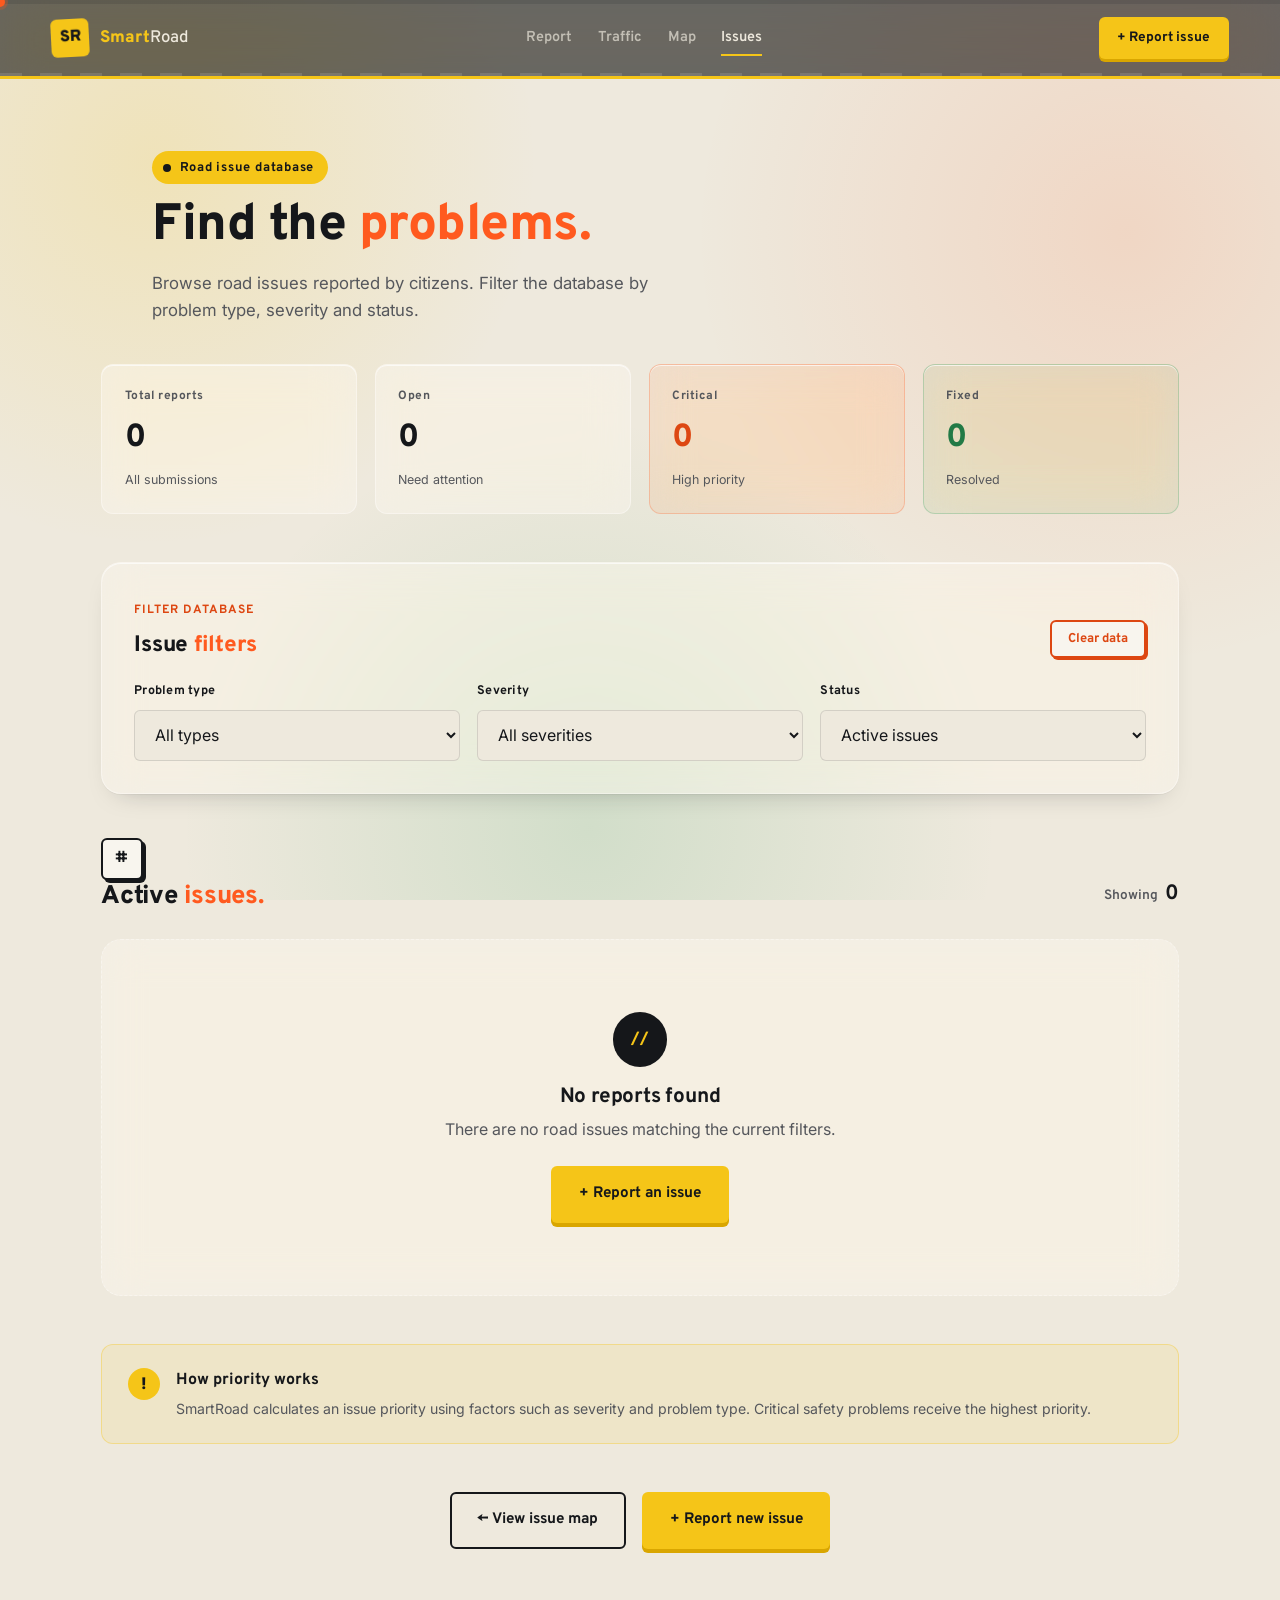
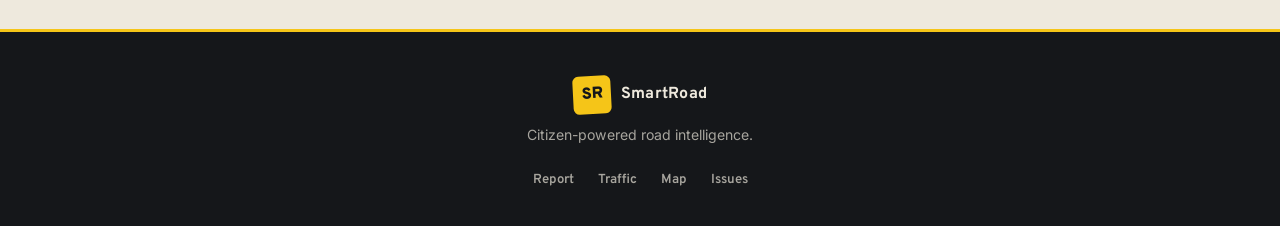
<file: frontend/issues.html>
<!DOCTYPE html>
<html lang="en">
<head>
    <meta charset="UTF-8">
<!-- Makes the dashboard responsive on smaller screens -->
<meta name="viewport" content="width=device-width, initial-scale=1.0">
<!-- Browser tab title -->
<title>SmartRoad — Road Issues</title>
<!-- Overpass + Inter -->
<link rel="preconnect" href="https://fonts.googleapis.com">
<link rel="preconnect" href="https://fonts.gstatic.com" crossorigin>
<!--
    Main SmartRoad stylesheet.
    Design language: asphalt, lane paint, mile markers and signage.
-->
<link rel="stylesheet" href="style.css">
</head>
<body>
<a href="#main-content" class="skip-link">Skip to content</a>
<!-- =========================================================
     NAVIGATION BAR
     ========================================================= -->
<header class="navbar" id="navbar">
    <!-- SmartRoad brand -->
    <a href="index.html" class="brand">
        <span class="brand-mark">
            SR
        </span>
        <span class="brand-text">
            <strong>Smart</strong>Road
        </span>
    </a>
    <!-- Main navigation -->
    <nav class="nav-links" id="nav-links">
        <a href="index.html#report">
            Report
        </a>
        <a href="index.html#traffic">
            Traffic
        </a>
        <a href="index.html#map-section">
            Map
        </a>
        <!-- Current page -->
        <a href="issues.html" class="active">
            Issues
        </a>
    </nav>
    <!-- Report button -->
    <a href="report.html" class="nav-button">
        + Report issue
    </a>
    <!-- Mobile menu toggle -->
    <button
        type="button"
        class="nav-toggle"
        id="nav-toggle"
        aria-label="Open menu"
        aria-expanded="false"
        aria-controls="nav-links"
    >
        <span></span>
    </button>
</header>
<!-- =========================================================
     MAIN ISSUES DASHBOARD
     ========================================================= -->
<main class="issues-page" id="main-content">
    <!-- =====================================================
         PAGE HEADER
         ===================================================== -->
    <section class="page-header">
        <div class="eyebrow">
            <span class="eyebrow-dot"></span>
            Road issue database
        </div>
        <h1>
            Find the
            <span>problems.</span>
        </h1>
        <p>
            Browse road issues reported by citizens.
            Filter the database by problem type, severity and status.
        </p>
    </section>
    <!-- =====================================================
         STATISTICS
         ===================================================== -->
    <section class="issue-stats">
        <!-- Total reports -->
        <div class="issue-stat-card">
            <span class="issue-stat-label">
                Total reports
            </span>
            <strong id="total-reports">
                0
            </strong>
            <span class="issue-stat-description">
                All submissions
            </span>
        </div>
        <!-- Open reports -->
        <div class="issue-stat-card">
            <span class="issue-stat-label">
                Open
            </span>
            <strong id="open-reports">
                0
            </strong>
            <span class="issue-stat-description">
                Need attention
            </span>
        </div>
        <!-- Critical reports -->
        <div class="issue-stat-card warning">
            <span class="issue-stat-label">
                Critical
            </span>
            <strong id="critical-reports">
                0
            </strong>
            <span class="issue-stat-description">
                High priority
            </span>
        </div>
        <!-- Fixed reports -->
        <div class="issue-stat-card success">
            <span class="issue-stat-label">
                Fixed
            </span>
            <strong id="fixed-reports">
                0
            </strong>
            <span class="issue-stat-description">
                Resolved
            </span>
        </div>
    </section>
    <!-- =====================================================
         FILTERS
         ===================================================== -->
    <section class="filters-panel">
        <div class="filters-heading">
            <div>
                <span class="panel-tag">
                    Filter database
                </span>
                <h2>
                    Issue
                    <span>filters</span>
                </h2>
            </div>
            <div class="filter-actions">
                <button
                    type="button"
                    id="clear-reports"
                    class="button button-small button-danger"
                >
                    Clear data
                </button>
            </div>
        </div>
        <!-- Filter controls -->
        <div class="filter-grid">
            <!-- Problem type filter -->
            <div class="filter-group">
                <label for="filter-type">
                    Problem type
                </label>
                <select id="filter-type">
                    <option value="all">
                        All types
                    </option>
                    <option value="Pothole">
                        Pothole
                    </option>
                    <option value="Broken Streetlight">
                        Broken streetlight
                    </option>
                    <option value="Traffic Signal">
                        Traffic signal
                    </option>
                    <option value="Road Damage">
                        Road damage
                    </option>
                    <option value="Flooding">
                        Flooding / waterlogging
                    </option>
                    <option value="Debris">
                        Road debris
                    </option>
                    <option value="Other">
                        Other
                    </option>
                </select>
            </div>
            <!-- Severity filter -->
            <div class="filter-group">
                <label for="filter-severity">
                    Severity
                </label>
                <select id="filter-severity">
                    <option value="all">
                        All severities
                    </option>
                    <option value="Critical">
                        Critical
                    </option>
                    <option value="High">
                        High
                    </option>
                    <option value="Medium">
                        Medium
                    </option>
                    <option value="Low">
                        Low
                    </option>
                </select>
            </div>
            <!-- Status filter -->
            <div class="filter-group">
                <label for="filter-status">
                    Status
                </label>
                <select id="filter-status">
                    <option value="all">
                        Active issues
                    </option>
                    <option value="Open">
                        Open
                    </option>
                    <option value="In Progress">
                        In progress
                    </option>
                    <option value="Fixed">
                        Fixed
                    </option>
                </select>
            </div>
        </div>
    </section>
    <!-- =====================================================
         ISSUE LIST
         ===================================================== -->
    <section class="issues-section">
        <div class="issues-heading">
            <div>
                <span class="section-number">
                    ⌗
                </span>
                <h2>
                    Active
                    <span>issues.</span>
                </h2>
            </div>
            <!-- Number of currently visible reports -->
            <div class="results-count">
                <span>
                    Showing
                </span>
                <strong id="results-count">
                    0
                </strong>
            </div>
        </div>
        <!--
            script.js dynamically creates the individual
            issue cards inside this container.
            Each card can contain:
            - problem type
            - severity
            - location
            - description
            - priority
            - status
            - timestamp
            - optional image
        -->
        <div
            id="reports-container"
            class="reports-grid"
        ></div>
        <!--
            This message is shown when there are no reports
            matching the selected filters.
        -->
        <div
            id="no-reports"
            class="no-reports"
        >
            <div class="no-reports-icon">
                //
            </div>
            <h3>
                No reports found
            </h3>
            <p>
                There are no road issues matching the
                current filters.
            </p>
            <a
                href="report.html"
                class="button button-primary"
            >
                + Report an issue
            </a>
        </div>
    </section>
    <!-- =====================================================
         INFORMATION BANNER
         ===================================================== -->
    <section class="issues-info-banner">
        <div class="info-banner-icon">
            !
        </div>
        <div>
            <strong>
                How priority works
            </strong>
            <p>
                SmartRoad calculates an issue priority using
                factors such as severity and problem type.
                Critical safety problems receive the highest priority.
            </p>
        </div>
    </section>
    <!-- =====================================================
         BOTTOM ACTIONS
         ===================================================== -->
    <section class="issues-bottom-actions">
        <a
            href="index.html#map-section"
            class="button button-secondary"
        >
            ← View issue map
        </a>
        <a
            href="report.html"
            class="button button-primary"
        >
            + Report new issue
        </a>
    </section>
</main>
<!-- =========================================================
     FOOTER
     ========================================================= -->
<footer class="footer">
    <div class="footer-brand">
        <span class="brand-mark">
            SR
        </span>
        <strong>
            SmartRoad
        </strong>
    </div>
    <p>
        Citizen-powered road intelligence.
    </p>
    <div class="footer-links">
        <a href="index.html#report">
            Report
        </a>
        <a href="index.html#traffic">
            Traffic
        </a>
        <a href="index.html#map-section">
            Map
        </a>
        <a href="issues.html">
            Issues
        </a>
    </div>
</footer>
<!--
    Shared JavaScript.
    script.js handles:
    - loading reports
    - filtering reports
    - calculating statistics
    - generating issue cards
    - clearing localStorage
    - mobile navigation
    - toast notifications
-->
<script src="script.js"></script>
</body>
</html>
</file>
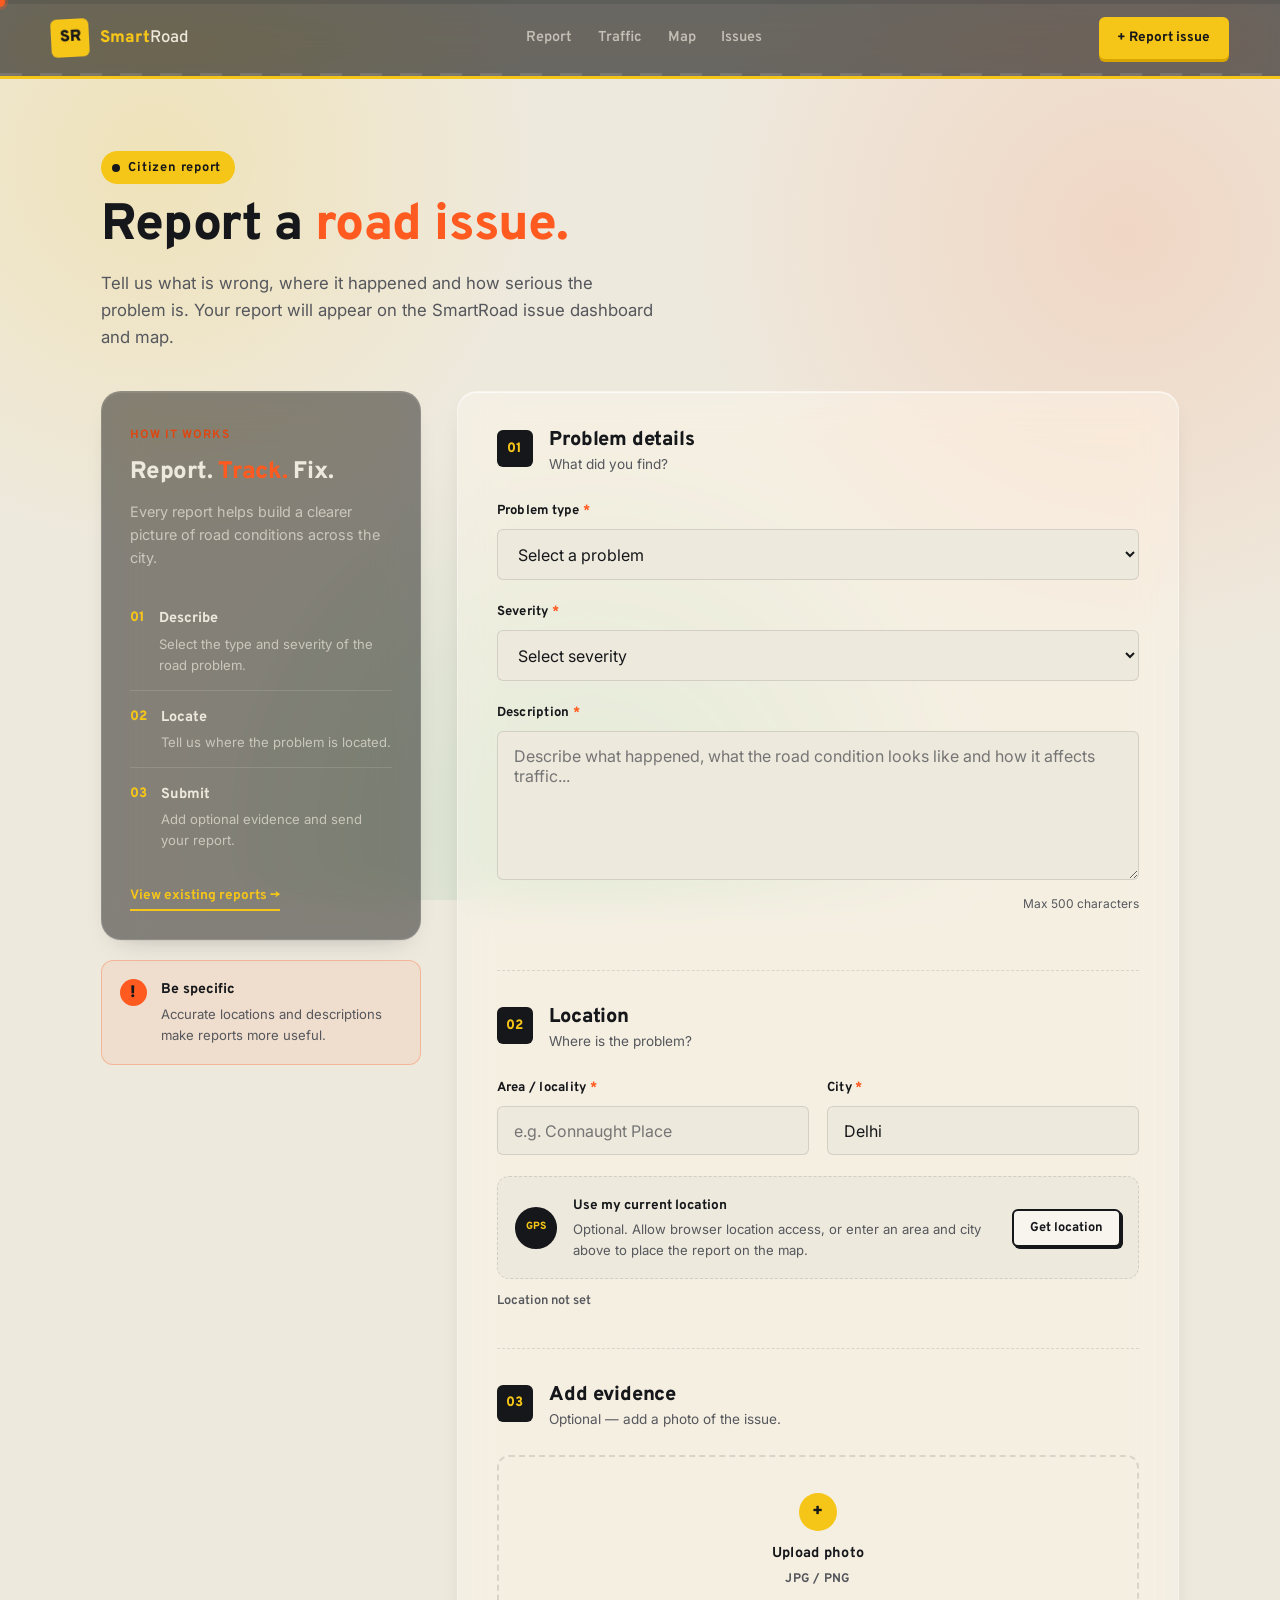
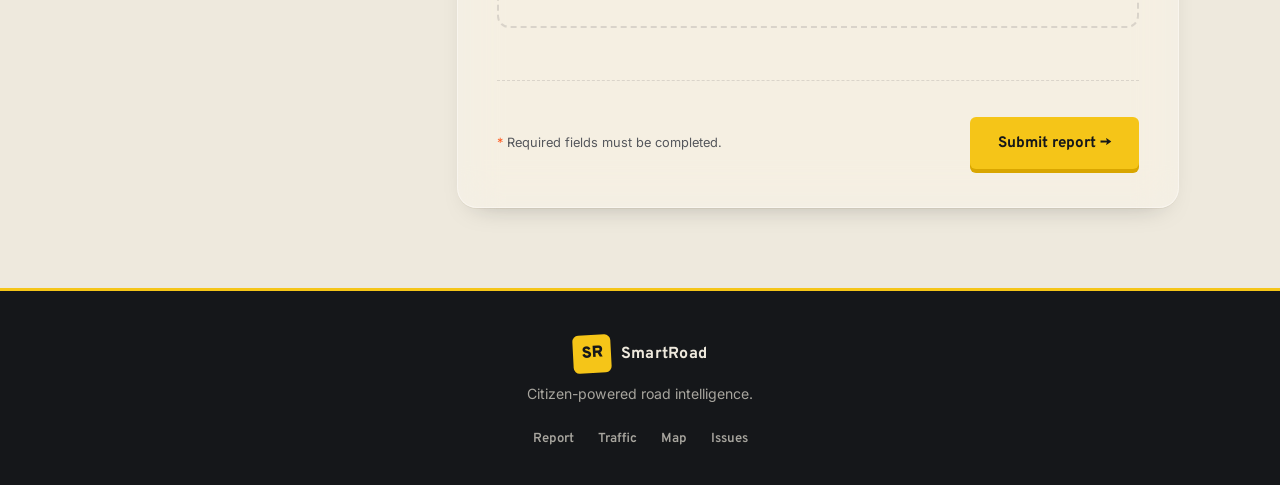
<file: frontend/report.html>
<!DOCTYPE html>
<html lang="en">
<head>
    <meta charset="UTF-8">
    <!-- Makes the page responsive on mobile devices -->
    <meta name="viewport" content="width=device-width, initial-scale=1.0">
    <!-- Browser tab title -->
    <title>SmartRoad — Report an Issue</title>
    <!-- Overpass + Inter -->
    <link rel="preconnect" href="https://fonts.googleapis.com">
    <link rel="preconnect" href="https://fonts.gstatic.com" crossorigin>
    <!--
        Main SmartRoad stylesheet.
        Design language: asphalt, lane paint, mile markers and signage.
    -->
    <link rel="stylesheet" href="style.css">
</head>
<body>
<a href="#main-content" class="skip-link">Skip to content</a>
<!-- =========================================================
     NAVIGATION BAR
     ========================================================= -->
<header class="navbar" id="navbar">
    <!-- SmartRoad logo -->
    <a href="index.html" class="brand">
        <span class="brand-mark">
            SR
        </span>
        <span class="brand-text">
            <strong>Smart</strong>Road
        </span>
    </a>
    <!-- Main navigation -->
    <nav class="nav-links" id="nav-links">
        <a href="index.html#report">
            Report
        </a>
        <a href="index.html#traffic">
            Traffic
        </a>
        <a href="index.html#map-section">
            Map
        </a>
        <a href="issues.html">
            Issues
        </a>
    </nav>
    <!-- Current-page indicator -->
    <a href="report.html" class="nav-button active">
        + Report issue
    </a>
    <!-- Mobile menu toggle -->
    <button
        type="button"
        class="nav-toggle"
        id="nav-toggle"
        aria-label="Open menu"
        aria-expanded="false"
        aria-controls="nav-links"
    >
        <span></span>
    </button>
</header>
<!-- =========================================================
     MAIN REPORT PAGE
     ========================================================= -->
<main class="report-page" id="main-content">
    <!-- =====================================================
         PAGE HEADER
         ===================================================== -->
    <section class="page-header">
        <div class="eyebrow">
            <span class="eyebrow-dot"></span>
            Citizen report
        </div>
        <h1>
            Report a
            <span>road issue.</span>
        </h1>
        <p>
            Tell us what is wrong, where it happened and how serious
            the problem is. Your report will appear on the SmartRoad
            issue dashboard and map.
        </p>
    </section>
    <!-- =====================================================
         REPORT FORM LAYOUT
         ===================================================== -->
    <section class="report-form-layout">
        <!-- =================================================
             LEFT INFORMATION PANEL
             ================================================= -->
        <aside class="form-sidebar">
            <div class="sidebar-card">
                <span class="panel-tag">
                    How it works
                </span>
                <h2>
                    Report.
                    <span>Track.</span>
                    Fix.
                </h2>
                <p>
                    Every report helps build a clearer picture
                    of road conditions across the city.
                </p>
                <!-- Step 1 -->
                <div class="sidebar-step">
                    <span>
                        01
                    </span>
                    <div>
                        <strong>
                            Describe
                        </strong>
                        <p>
                            Select the type and severity of
                            the road problem.
                        </p>
                    </div>
                </div>
                <!-- Step 2 -->
                <div class="sidebar-step">
                    <span>
                        02
                    </span>
                    <div>
                        <strong>
                            Locate
                        </strong>
                        <p>
                            Tell us where the problem
                            is located.
                        </p>
                    </div>
                </div>
                <!-- Step 3 -->
                <div class="sidebar-step">
                    <span>
                        03
                    </span>
                    <div>
                        <strong>
                            Submit
                        </strong>
                        <p>
                            Add optional evidence and
                            send your report.
                        </p>
                    </div>
                </div>
                <!-- Link to existing reports -->
                <a href="issues.html" class="sidebar-link">
                    View existing reports →
                </a>
            </div>
            <!-- Important note -->
            <div class="sidebar-alert">
                <span>
                    !
                </span>
                <div>
                    <strong>
                        Be specific
                    </strong>
                    <p>
                        Accurate locations and descriptions
                        make reports more useful.
                    </p>
                </div>
            </div>
        </aside>
        <!-- =================================================
             REPORT FORM
             ================================================= -->
        <div class="form-panel">
            <!--
                The form is handled by script.js.
                JavaScript:
                - validates the form
                - stores the report in localStorage
                - calculates priority
                - adds the report to the map
                - clears the form after submission
            -->
            <form id="report-form">
                <!-- =========================================
                     SECTION A — PROBLEM DETAILS
                     ========================================= -->
                <div class="form-section">
                    <div class="form-section-heading">
                        <span>
                            01
                        </span>
                        <div>
                            <h2>
                                Problem details
                            </h2>
                            <p>
                                What did you find?
                            </p>
                        </div>
                    </div>
                    <!-- Problem type -->
                    <div class="form-group">
                        <label for="problem-type">
                            Problem type
                            <span>*</span>
                        </label>
                        <select
                            id="problem-type"
                            name="problemType"
                            required
                        >
                            <option value="">
                                Select a problem
                            </option>
                            <option value="Pothole">
                                Pothole
                            </option>
                            <option value="Broken Streetlight">
                                Broken streetlight
                            </option>
                            <option value="Traffic Signal">
                                Traffic signal
                            </option>
                            <option value="Road Damage">
                                Road damage
                            </option>
                            <option value="Flooding">
                                Flooding / waterlogging
                            </option>
                            <option value="Debris">
                                Road debris
                            </option>
                            <option value="Other">
                                Other
                            </option>
                        </select>
                    </div>
                    <!-- Severity -->
                    <div class="form-group">
                        <label for="severity">
                            Severity
                            <span>*</span>
                        </label>
                        <select
                            id="severity"
                            name="severity"
                            required
                        >
                            <option value="">
                                Select severity
                            </option>
                            <option value="Low">
                                Low — minor issue
                            </option>
                            <option value="Medium">
                                Medium — needs attention
                            </option>
                            <option value="High">
                                High — safety concern
                            </option>
                            <option value="Critical">
                                Critical — immediate danger
                            </option>
                        </select>
                    </div>
                    <!-- Description -->
                    <div class="form-group">
                        <label for="description">
                            Description
                            <span>*</span>
                        </label>
                        <textarea
                            id="description"
                            name="description"
                            rows="6"
                            maxlength="500"
                            placeholder="Describe what happened, what the road condition looks like and how it affects traffic..."
                            required
                        ></textarea>
                        <div class="input-hint">
                            Max 500 characters
                        </div>
                    </div>
                </div>
                <!-- =========================================
                     SECTION B — LOCATION
                     ========================================= -->
                <div class="form-section">
                    <div class="form-section-heading">
                        <span>
                            02
                        </span>
                        <div>
                            <h2>
                                Location
                            </h2>
                            <p>
                                Where is the problem?
                            </p>
                        </div>
                    </div>
                    <!-- Area -->
                    <div class="form-row">
                        <div class="form-group">
                            <label for="area">
                                Area / locality
                                <span>*</span>
                            </label>
                            <input
                                type="text"
                                id="area"
                                name="area"
                                placeholder="e.g. Connaught Place"
                                required
                            >
                        </div>
                        <!-- City -->
                        <div class="form-group">
                            <label for="city">
                                City
                                <span>*</span>
                            </label>
                            <input
                                type="text"
                                id="city"
                                name="city"
                                value="Delhi"
                                placeholder="e.g. Delhi"
                                required
                            >
                        </div>
                    </div>
                    <!-- Geolocation -->
                    <div class="location-box">
                        <div class="location-icon">
                            GPS
                        </div>
                        <div class="location-text">
                            <strong>
                                Use my current location
                            </strong>
                            <p>
                                Optional. Allow browser location access,
                                or enter an area and city above to place
                                the report on the map.
                            </p>
                        </div>
                        <button
                            type="button"
                            id="get-location"
                            class="button button-small"
                        >
                            Get location
                        </button>
                    </div>
                    <!-- Coordinates are filled by JavaScript -->
                    <div
                        id="location-status"
                        class="location-status"
                    >
                        Location not set
                    </div>
                    <!--
                        Hidden coordinate fields.
                        script.js fills these values when the user
                        successfully uses browser geolocation.
                    -->
                    <input
                        type="hidden"
                        id="latitude"
                        name="latitude"
                    >
                    <input
                        type="hidden"
                        id="longitude"
                        name="longitude"
                    >
                </div>
                <!-- =========================================
                     SECTION C — PHOTO
                     ========================================= -->
                <div class="form-section">
                    <div class="form-section-heading">
                        <span>
                            03
                        </span>
                        <div>
                            <h2>
                                Add evidence
                            </h2>
                            <p>
                                Optional — add a photo of the issue.
                            </p>
                        </div>
                    </div>
                    <!-- Image upload -->
                    <div class="upload-area">
                        <label
                            for="image"
                            class="upload-label"
                        >
                            <span class="upload-icon">
                                +
                            </span>
                            <strong>
                                Upload photo
                            </strong>
                            <small>
                                JPG / PNG
                            </small>
                        </label>
                        <input
                            type="file"
                            id="image"
                            name="image"
                            accept="image/*"
                        >
                    </div>
                    <!--
                        script.js uses this container to display
                        a preview of the selected image.
                    -->
                    <div
                        id="image-preview"
                        class="image-preview"
                    ></div>
                </div>
                <!-- =========================================
                     SUBMIT AREA
                     ========================================= -->
                <div class="form-submit">
                    <div class="submit-note">
                        <span>
                            *
                        </span>
                        Required fields must be completed.
                    </div>
                    <button
                        type="submit"
                        class="button button-primary submit-button"
                    >
                        Submit report →
                    </button>
                </div>
                <!--
                    JavaScript can use this element to show
                    success or error messages after submission.
                -->
                <div
                    id="form-message"
                    class="form-message"
                    aria-live="polite"
                ></div>
            </form>
        </div>
    </section>
</main>
<!-- =========================================================
     FOOTER
     ========================================================= -->
<footer class="footer">
    <div class="footer-brand">
        <span class="brand-mark">
            SR
        </span>
        <strong>
            SmartRoad
        </strong>
    </div>
    <p>
        Citizen-powered road intelligence.
    </p>
    <div class="footer-links">
        <a href="index.html#report">
            Report
        </a>
        <a href="index.html#traffic">
            Traffic
        </a>
        <a href="index.html#map-section">
            Map
        </a>
        <a href="issues.html">
            Issues
        </a>
    </div>
</footer>
<!--
    Shared SmartRoad JavaScript.
    This file handles the report form, image preview,
    browser geolocation and localStorage.
-->
<script src="script.js"></script>
</body>
</html>
</file>
<file: frontend/style.css>
/* ================================================================
   SMARTROAD — STYLESHEET
   Design concept: the visual language of the road itself —
   asphalt surfaces, painted lane lines, mile markers and
   highway signage — applied to a civic reporting product.
   ================================================================ */

@import url('https://fonts.googleapis.com/css2?family=Overpass:wght@400;500;600;700;800;900&family=Inter:wght@400;500;600;700&display=swap');

/* ----------------------------------------------------------------
   1. TOKENS
   ---------------------------------------------------------------- */
:root{
  /* asphalt (dark) */
  --ink:        #15171a;
  --ink-2:      #1f2226;
  --ink-3:      #2b2e33;
  --ink-line:   rgba(238,233,221,0.14);
  --paper-soft: rgba(238,233,221,0.68);

  /* concrete / paper (light) */
  --paper:      #eee9dd;
  --paper-2:    #f8f5ee;
  --paper-line: rgba(21,23,26,0.12);
  --ink-soft:   #55575c;

  /* road paint + signage colors */
  --yellow:       #f5c518;
  --yellow-deep:  #d9a600;
  --orange:       #ff5a1f;
  --orange-deep:  #dd4712;
  --green:        #2f9e5b;
  --green-deep:   #227a46;
  --gold:         #c9922a;

  --radius-s: 6px;
  --radius-m: 12px;
  --radius-l: 20px;

  --shadow-card: 0 1px 0 rgba(21,23,26,0.04), 0 12px 28px -18px rgba(21,23,26,0.35);
  --shadow-pop:  0 20px 45px -20px rgba(21,23,26,0.45);

  --font-display: "Overpass", sans-serif;
  --font-body: "Inter", sans-serif;

  --container: 1180px;

  /* liquid glass */
  --glass-light:      rgba(248,245,238,0.55);
  --glass-light-hi:   rgba(255,255,255,0.65);
  --glass-dark:       rgba(31,34,38,0.52);
  --glass-dark-hi:    rgba(255,255,255,0.09);
  --glass-border:     rgba(255,255,255,0.35);
  --glass-border-dark:rgba(255,255,255,0.10);
  --glass-blur: blur(20px) saturate(180%);
}

/* ----------------------------------------------------------------
   2. RESET + BASE
   ---------------------------------------------------------------- */
*, *::before, *::after{ box-sizing: border-box; }
html{ scroll-behavior: smooth; }
@media (prefers-reduced-motion: reduce){
  html{ scroll-behavior: auto; }
  *, *::before, *::after{
    animation-duration: 0.01ms !important;
    animation-iteration-count: 1 !important;
    transition-duration: 0.01ms !important;
    scroll-behavior: auto !important;
  }
}

body{
  margin: 0;
  background:
    radial-gradient(640px circle at 12% 18%, rgba(245,197,24,0.18), transparent 60%),
    radial-gradient(720px circle at 88% 26%, rgba(255,90,31,0.13), transparent 60%),
    radial-gradient(680px circle at 46% 92%, rgba(47,158,91,0.15), transparent 60%),
    var(--paper);
  background-attachment: fixed;
  color: var(--ink);
  font-family: var(--font-body);
  font-size: 16px;
  line-height: 1.6;
  -webkit-font-smoothing: antialiased;
}

h1, h2, h3{
  font-family: var(--font-display);
  color: var(--ink);
  margin: 0;
  line-height: 1.05;
  letter-spacing: -0.01em;
}

p{ margin: 0; color: var(--ink-soft); }

a{ color: inherit; text-decoration: none; }

img{ max-width: 100%; display: block; }

button, select, input, textarea{ font-family: inherit; font-size: inherit; color: inherit; }

ul{ margin: 0; padding: 0; list-style: none; }

::selection{ background: var(--yellow); color: var(--ink); }

:focus-visible{
  outline: 3px solid var(--yellow-deep);
  outline-offset: 2px;
  border-radius: 4px;
}

.visually-hidden{
  position: absolute;
  width: 1px; height: 1px;
  overflow: hidden;
  clip: rect(0 0 0 0);
  white-space: nowrap;
}

.skip-link{
  position: absolute;
  left: 1rem; top: -60px;
  background: var(--yellow);
  color: var(--ink);
  padding: 0.7rem 1.1rem;
  border-radius: var(--radius-s);
  font-weight: 700;
  z-index: 999;
  transition: top 0.2s ease;
}
.skip-link:focus{ top: 1rem; }

main{ display: block; overflow: hidden; }

/* ----------------------------------------------------------------
   3. TYPE HELPERS
   ---------------------------------------------------------------- */
h1{ font-size: clamp(2.6rem, 4.6vw + 1rem, 4.4rem); font-weight: 800; }
h1 span, h2 span{ color: var(--orange); }

h2{ font-size: clamp(2rem, 2.6vw + 1rem, 2.9rem); font-weight: 800; }

.eyebrow{
  display: inline-flex;
  align-items: center;
  gap: 0.55rem;
  font-family: var(--font-display);
  font-weight: 700;
  font-size: 0.8rem;
  letter-spacing: 0.06em;
  color: var(--ink);
  background: var(--yellow);
  padding: 0.4rem 0.85rem 0.4rem 0.65rem;
  border-radius: 999px;
}
.eyebrow-dot{
  width: 8px; height: 8px;
  border-radius: 50%;
  background: var(--ink);
  flex-shrink: 0;
}
.hero .eyebrow, .cta-content .eyebrow{
  background: var(--ink-2);
  color: var(--yellow);
  border: 1px solid var(--ink-line);
}
.hero .eyebrow-dot, .cta-content .eyebrow-dot{ background: var(--yellow); }

.panel-tag{
  display: inline-block;
  font-family: var(--font-display);
  font-weight: 700;
  font-size: 0.75rem;
  letter-spacing: 0.08em;
  text-transform: uppercase;
  color: var(--orange-deep);
  margin-bottom: 0.6rem;
}

/* mile-marker style section index, used where content is a real sequence */
.section-number{
  display: inline-flex;
  align-items: center;
  justify-content: center;
  min-width: 2.6rem;
  height: 2.6rem;
  padding: 0 0.5rem;
  border: 2px solid var(--ink);
  border-radius: var(--radius-s);
  font-family: var(--font-display);
  font-weight: 800;
  font-size: 1rem;
  background: var(--paper-2);
  box-shadow: 3px 3px 0 var(--ink);
}

/* ----------------------------------------------------------------
   4. BUTTONS
   ---------------------------------------------------------------- */
.button{
  position: relative;
  overflow: hidden;
  display: inline-flex;
  align-items: center;
  justify-content: center;
  gap: 0.5rem;
  font-family: var(--font-display);
  font-weight: 700;
  font-size: 0.95rem;
  padding: 0.9rem 1.6rem;
  border-radius: var(--radius-s);
  border: 2px solid transparent;
  cursor: pointer;
  transition: transform 0.15s ease, box-shadow 0.15s ease, background 0.15s ease, color 0.15s ease, border-color 0.15s ease;
  white-space: nowrap;
}
.button::after{
  content: "";
  position: absolute;
  top: 0; left: -60%;
  width: 40%; height: 100%;
  background: linear-gradient(115deg, transparent, rgba(255,255,255,0.55), transparent);
  transform: skewX(-20deg);
  transition: left 0.6s ease;
  pointer-events: none;
}
.button:hover::after{ left: 130%; }
.button:active{ transform: translateY(1px); }

.button-primary{
  background: var(--yellow);
  color: var(--ink);
  box-shadow: 0 4px 0 var(--yellow-deep);
}
.button-primary:hover{
  background: #ffce33;
  transform: translateY(-2px);
  box-shadow: 0 6px 0 var(--yellow-deep);
}
.button-primary:active{ box-shadow: 0 2px 0 var(--yellow-deep); transform: translateY(2px); }

.button-secondary{
  background: transparent;
  color: var(--ink);
  border-color: var(--ink);
}
.button-secondary:hover{ background: var(--ink); color: var(--paper); }

.hero .button-secondary, .cta-content .button-secondary{
  color: var(--paper);
  border-color: var(--ink-line);
}
.hero .button-secondary:hover, .cta-content .button-secondary:hover{
  background: var(--paper);
  color: var(--ink);
  border-color: var(--paper);
}

.button-small{
  padding: 0.55rem 1rem;
  font-size: 0.8rem;
  background: var(--paper-2);
  color: var(--ink);
  border-color: var(--ink);
  box-shadow: 2px 2px 0 var(--ink);
}
.button-small:hover{ background: var(--ink); color: var(--paper); }

.button-danger{
  border-color: var(--orange-deep);
  color: var(--orange-deep);
  box-shadow: 2px 2px 0 var(--orange-deep);
}
.button-danger:hover{ background: var(--orange); color: var(--ink); border-color: var(--orange); }

/* ----------------------------------------------------------------
   5. NAVBAR
   ---------------------------------------------------------------- */
.navbar{
  position: sticky;
  top: 0;
  z-index: 100;
  display: flex;
  align-items: center;
  justify-content: space-between;
  gap: 1.5rem;
  padding: 1.05rem clamp(1.25rem, 4vw, 3.5rem);
  background: rgba(21,23,26,0.62);
  backdrop-filter: var(--glass-blur);
  -webkit-backdrop-filter: var(--glass-blur);
  border-bottom: 3px solid var(--yellow);
  background-image: repeating-linear-gradient(
    90deg, var(--ink-line) 0 22px, transparent 22px 40px
  );
  background-position: 0 100%;
  background-size: 40px 3px;
  background-repeat: repeat-x;
  transition: background 0.3s ease;
}

.brand{
  display: flex;
  align-items: center;
  gap: 0.65rem;
  flex-shrink: 0;
}
.brand-mark{
  display: grid;
  place-items: center;
  width: 2.4rem; height: 2.4rem;
  background: var(--yellow);
  color: var(--ink);
  font-family: var(--font-display);
  font-weight: 900;
  font-size: 1rem;
  border-radius: var(--radius-s);
  transform: rotate(-3deg);
  transition: transform 0.35s cubic-bezier(.2,.8,.2,1), box-shadow 0.35s ease;
}
.brand:hover .brand-mark{
  transform: perspective(300px) rotateY(18deg) rotate(-3deg) scale(1.08);
  box-shadow: 0 6px 18px -4px rgba(245,197,24,0.6);
}
.brand-text{
  font-family: var(--font-display);
  font-weight: 500;
  font-size: 1.05rem;
  color: var(--paper);
  letter-spacing: 0.01em;
}
.brand-text strong{ font-weight: 800; color: var(--yellow); }

.nav-links{
  display: flex;
  align-items: center;
  gap: clamp(1.1rem, 2vw, 2rem);
  font-family: var(--font-display);
  font-weight: 600;
  font-size: 0.9rem;
}
.nav-links a{
  position: relative;
  color: var(--paper-soft);
  padding: 0.35rem 0;
  border-bottom: 2px solid transparent;
  transition: color 0.15s ease;
}
.nav-links a::after{
  content: "";
  position: absolute;
  left: 0; bottom: -2px;
  width: 100%; height: 2px;
  background: var(--yellow);
  transform: scaleX(0);
  transform-origin: left;
  transition: transform 0.25s ease;
}
.nav-links a:hover, .nav-links a.active{
  color: var(--paper);
}
.nav-links a:hover::after, .nav-links a.active::after{
  transform: scaleX(1);
}

.nav-button{
  font-family: var(--font-display);
  font-weight: 700;
  font-size: 0.85rem;
  background: var(--yellow);
  color: var(--ink);
  padding: 0.65rem 1.15rem;
  border-radius: var(--radius-s);
  box-shadow: 0 3px 0 var(--yellow-deep);
  transition: transform 0.15s ease;
  flex-shrink: 0;
}
.nav-button:hover{ transform: translateY(-2px); }

.nav-toggle{
  display: none;
  width: 2.4rem; height: 2.4rem;
  background: transparent;
  border: 1px solid var(--ink-line);
  border-radius: var(--radius-s);
  position: relative;
  cursor: pointer;
}
.nav-toggle span, .nav-toggle span::before, .nav-toggle span::after{
  content: "";
  position: absolute;
  left: 0.55rem; right: 0.55rem;
  height: 2px;
  background: var(--paper);
  transition: transform 0.2s ease, opacity 0.2s ease;
}
.nav-toggle span{ top: 50%; transform: translateY(-1px); }
.nav-toggle span::before{ top: -7px; }
.nav-toggle span::after{ top: 7px; }
.navbar.nav-open .nav-toggle span{ background: transparent; }
.navbar.nav-open .nav-toggle span::before{ top: 0; transform: rotate(45deg); }
.navbar.nav-open .nav-toggle span::after{ top: 0; transform: rotate(-45deg); }

/* ----------------------------------------------------------------
   6. HERO
   ---------------------------------------------------------------- */
.hero{
  background:
    radial-gradient(900px circle at 85% -10%, rgba(245,197,24,0.16), transparent 55%),
    radial-gradient(700px circle at 5% 110%, rgba(255,90,31,0.12), transparent 55%),
    var(--ink);
  background-attachment: fixed;
  color: var(--paper);
  display: grid;
  grid-template-columns: 1.05fr 0.95fr;
  align-items: center;
  gap: clamp(2rem, 4vw, 4rem);
  padding: clamp(3rem, 7vw, 6.5rem) clamp(1.25rem, 4vw, 3.5rem);
  perspective: 1400px;
}

.hero-content{ max-width: 620px; }
.hero-content h1{ color: var(--paper); margin: 1.1rem 0 1.25rem; }
.hero-description{
  color: var(--paper-soft);
  font-size: 1.08rem;
  max-width: 480px;
  margin-bottom: 2rem;
}
.hero-actions{ display: flex; flex-wrap: wrap; gap: 0.9rem; }

/* the road visual: an illustrated receding road */
.hero-card{
  position: relative;
  background: var(--glass-dark);
  border: 1px solid var(--glass-border-dark);
  border-radius: var(--radius-l);
  padding: 1.4rem;
  box-shadow: var(--shadow-pop), inset 0 1px 0 var(--glass-dark-hi);
  backdrop-filter: var(--glass-blur);
  -webkit-backdrop-filter: var(--glass-blur);
  overflow: hidden;
  transform-style: preserve-3d;
  transition: transform 0.4s cubic-bezier(.2,.8,.2,1), box-shadow 0.4s ease;
  will-change: transform;
}
.hero-card.is-tilting{ transition: none; }
.hero-card::before{
  content: "";
  position: absolute;
  inset: -40%;
  background: conic-gradient(from 0deg, transparent 0deg, rgba(245,197,24,0.18) 60deg, transparent 140deg, rgba(255,90,31,0.14) 220deg, transparent 320deg);
  animation: hero-sheen 14s linear infinite;
  pointer-events: none;
  z-index: 0;
}
@keyframes hero-sheen{
  to{ transform: rotate(360deg); }
}
.hero-card > *{ position: relative; z-index: 1; }
.card-top{
  display: flex;
  align-items: center;
  justify-content: space-between;
  font-family: var(--font-display);
  font-size: 0.75rem;
  font-weight: 700;
  letter-spacing: 0.06em;
  color: var(--paper-soft);
  margin-bottom: 1rem;
}
.live-indicator{
  display: inline-flex;
  align-items: center;
  gap: 0.4rem;
  color: var(--green);
}
.live-indicator span{
  width: 7px; height: 7px;
  border-radius: 50%;
  background: var(--green);
  animation: pulse-dot 1.8s ease-in-out infinite;
}
@keyframes pulse-dot{
  0%, 100%{ box-shadow: 0 0 0 0 rgba(47,158,91,0.55); }
  50%{ box-shadow: 0 0 0 6px rgba(47,158,91,0); }
}

.road-visual{
  position: relative;
  height: 250px;
  border-radius: var(--radius-m);
  overflow: hidden;
  background:
    radial-gradient(120% 90% at 50% 0%, #2c2f34 0%, #17181b 70%);
}
.road-label{
  position: absolute;
  top: 1.1rem; left: 1.2rem;
  font-family: var(--font-display);
  font-size: 0.7rem;
  font-weight: 700;
  letter-spacing: 0.08em;
  color: var(--paper-soft);
  z-index: 3;
}
.road-number{
  position: absolute;
  top: 2.5rem; left: 1.2rem;
  font-family: var(--font-display);
  font-weight: 800;
  font-size: 2.6rem;
  color: var(--yellow);
  z-index: 3;
}
.road-status{
  position: absolute;
  top: 5.6rem; left: 1.2rem;
  font-size: 0.75rem;
  font-weight: 600;
  color: var(--paper-soft);
  z-index: 3;
}
.road{
  position: absolute;
  bottom: -20px; left: 50%;
  width: 260px; height: 320px;
  transform: translateX(-50%) perspective(280px) rotateX(48deg);
  background: #26292e;
  border-left: 6px solid rgba(238,233,221,0.5);
  border-right: 6px solid rgba(238,233,221,0.5);
}
.road-line{
  position: absolute;
  left: 50%;
  width: 8px; height: 42px;
  background: var(--yellow);
  transform: translateX(-50%);
  border-radius: 2px;
}
.road-line:nth-child(1){ top: 20px; }
.road-line:nth-child(2){ top: 100px; }
.road-line:nth-child(3){ top: 180px; }

.hero-card-stats{
  display: grid;
  grid-template-columns: repeat(3, 1fr);
  gap: 0.75rem;
  margin-top: 1.1rem;
}
.hero-card-stats div{
  text-align: center;
  padding: 0.75rem 0.4rem;
  background: var(--ink);
  border: 1px solid var(--ink-line);
  border-radius: var(--radius-s);
}
.hero-card-stats strong{
  display: block;
  font-family: var(--font-display);
  font-weight: 800;
  font-size: 1.15rem;
  color: var(--paper);
}
.hero-card-stats span{
  display: block;
  font-size: 0.65rem;
  font-weight: 600;
  letter-spacing: 0.05em;
  color: var(--paper-soft);
  margin-top: 0.2rem;
}

/* ----------------------------------------------------------------
   7. STATS BAR
   ---------------------------------------------------------------- */
.stats-bar{
  display: grid;
  grid-template-columns: repeat(4, 1fr);
  background: var(--glass-light);
  border-bottom: 1px solid var(--glass-border);
  backdrop-filter: var(--glass-blur);
  -webkit-backdrop-filter: var(--glass-blur);
}
.stat-item{
  padding: 1.75rem 1rem;
  text-align: center;
  border-right: 1px solid var(--paper-line);
}
.stat-item:last-child{ border-right: none; }
.stat-number{
  display: block;
  font-family: var(--font-display);
  font-weight: 800;
  font-size: 2.1rem;
  color: var(--ink);
}
.stat-item.highlight .stat-number{ color: var(--orange); }
.stat-label{
  display: block;
  font-size: 0.78rem;
  font-weight: 600;
  color: var(--ink-soft);
  letter-spacing: 0.03em;
  margin-top: 0.3rem;
}

/* ----------------------------------------------------------------
   8. CONTENT SECTIONS (shared)
   ---------------------------------------------------------------- */
.content-section, .how-section{
  padding: clamp(3.5rem, 6vw, 6rem) clamp(1.25rem, 4vw, 3.5rem);
  max-width: var(--container);
  margin: 0 auto;
}

.section-heading{
  display: flex;
  align-items: flex-end;
  justify-content: space-between;
  gap: 2rem;
  flex-wrap: wrap;
  margin-bottom: 2.75rem;
  padding-bottom: 1.75rem;
  border-bottom: 1px dashed var(--paper-line);
}
.section-heading > div{ display: flex; align-items: center; gap: 1.1rem; }
.section-heading h2{ margin-top: 0.4rem; }
.section-heading p{ max-width: 340px; text-align: right; }

/* ----------------------------------------------------------------
   9. REPORT SECTION (home)
   ---------------------------------------------------------------- */
.report-grid{
  display: grid;
  grid-template-columns: 1.1fr 0.9fr;
  gap: clamp(2rem, 4vw, 3.5rem);
  align-items: start;
}
.info-panel h3{ font-size: 1.7rem; margin: 0.3rem 0 1rem; }

.feature-list{ margin: 1.75rem 0; display: grid; gap: 1.3rem; }
.feature-item{ display: flex; gap: 1rem; align-items: flex-start; }
.feature-icon{
  flex-shrink: 0;
  display: grid;
  place-items: center;
  width: 2.5rem; height: 2.5rem;
  background: var(--ink);
  color: var(--yellow);
  font-family: var(--font-display);
  font-weight: 800;
  font-size: 0.85rem;
  border-radius: var(--radius-s);
  transition: transform 0.3s cubic-bezier(.2,.8,.2,1);
}
.feature-item:hover .feature-icon{
  transform: perspective(300px) rotateY(18deg) scale(1.1);
  box-shadow: -4px 4px 12px -4px rgba(21,23,26,0.4);
}
.feature-item strong{ display: block; font-family: var(--font-display); font-size: 0.95rem; margin-bottom: 0.25rem; }
.feature-item p{ font-size: 0.92rem; }

.report-preview{
  background: var(--glass-dark);
  color: var(--paper);
  border: 1px solid var(--glass-border-dark);
  border-radius: var(--radius-l);
  overflow: hidden;
  box-shadow: var(--shadow-pop), inset 0 1px 0 var(--glass-dark-hi);
  backdrop-filter: var(--glass-blur);
  -webkit-backdrop-filter: var(--glass-blur);
  transform: rotate(1.2deg) perspective(1000px);
  transform-style: preserve-3d;
  transition: transform 0.4s cubic-bezier(.2,.8,.2,1), box-shadow 0.4s ease;
  will-change: transform;
}
.report-preview.is-tilting{ transition: none; }
.preview-header{
  display: flex;
  justify-content: space-between;
  padding: 0.9rem 1.2rem;
  background: var(--ink-2);
  font-family: var(--font-display);
  font-size: 0.72rem;
  font-weight: 700;
  letter-spacing: 0.05em;
  color: var(--paper-soft);
}
.preview-header span:last-child{ color: var(--orange); }
.preview-body{ padding: 1.4rem; }
.preview-row{
  display: flex;
  justify-content: space-between;
  padding: 0.65rem 0;
  border-bottom: 1px solid var(--ink-line);
  font-size: 0.85rem;
}
.preview-row span{ color: var(--paper-soft); }
.preview-row strong{ font-family: var(--font-display); }
.yellow-text{ color: var(--yellow) !important; }
.preview-description{ padding: 0.9rem 0; }
.preview-description span{ font-size: 0.75rem; color: var(--paper-soft); }
.preview-description p{ color: var(--paper); font-size: 0.9rem; margin-top: 0.4rem; }
.preview-button{
  margin-top: 0.6rem;
  text-align: center;
  background: var(--yellow);
  color: var(--ink);
  font-family: var(--font-display);
  font-weight: 700;
  font-size: 0.85rem;
  padding: 0.85rem;
  border-radius: var(--radius-s);
}

/* ----------------------------------------------------------------
   10. TRAFFIC SECTION
   ---------------------------------------------------------------- */
.traffic-dashboard{
  background: var(--glass-light);
  border: 1px solid var(--glass-border);
  border-radius: var(--radius-l);
  padding: clamp(1.5rem, 3vw, 2.25rem);
  box-shadow: var(--shadow-card), inset 0 1px 0 var(--glass-light-hi);
  backdrop-filter: var(--glass-blur);
  -webkit-backdrop-filter: var(--glass-blur);
}
.dashboard-header{
  display: flex;
  justify-content: space-between;
  align-items: flex-start;
  flex-wrap: wrap;
  gap: 1rem;
  margin-bottom: 1.75rem;
  padding-bottom: 1.5rem;
  border-bottom: 1px dashed var(--paper-line);
}
.dashboard-header > div:last-child{ text-align: right; }
.dashboard-header h3{ font-size: 1.4rem; }
.dashboard-live{
  font-family: var(--font-display);
  font-size: 0.75rem;
  font-weight: 700;
  color: var(--green-deep);
  background: rgba(47,158,91,0.12);
  padding: 0.4rem 0.75rem;
  border-radius: 999px;
}
.traffic-updated{
  margin-top: 0.45rem;
  font-size: 0.72rem;
  color: var(--ink-soft);
}

.traffic-list{ display: grid; gap: 1.1rem; }
.traffic-row{
  display: grid;
  grid-template-columns: minmax(150px, 200px) 1fr auto;
  align-items: center;
  gap: 1.25rem;
  padding: 0.4rem 0.6rem;
  margin: 0 -0.6rem;
  border-radius: var(--radius-s);
  transition: background 0.2s ease, transform 0.2s ease;
}
.traffic-row:hover{
  background: rgba(255,255,255,0.35);
  transform: translateX(4px);
}
.traffic-location{ display: flex; align-items: center; gap: 0.75rem; }
.traffic-index{
  font-family: var(--font-display);
  font-weight: 800;
  font-size: 0.8rem;
  color: var(--ink-soft);
}
.traffic-location strong{ display: block; font-size: 0.95rem; }
.traffic-location small{ color: var(--ink-soft); font-size: 0.78rem; }
.traffic-bar{
  height: 10px;
  background: var(--paper-line);
  border-radius: 999px;
  overflow: hidden;
}
.traffic-progress{ height: 100%; border-radius: 999px; transition: width 0.6s ease; }
.traffic-progress.critical{ background: var(--orange); }
.traffic-progress.heavy{ background: var(--yellow-deep); }
.traffic-progress.moderate{ background: var(--gold); }
.traffic-progress.clear{ background: var(--green); }
.traffic-status{ font-weight: 700; font-size: 0.85rem; text-align: right; color: var(--ink-soft); }
.traffic-status.critical-text{ color: var(--orange-deep); }
.traffic-status.green-text{ color: var(--green-deep); }

.traffic-note{
  display: flex;
  gap: 0.75rem;
  align-items: flex-start;
  margin-top: 1.75rem;
  padding-top: 1.5rem;
  border-top: 1px dashed var(--paper-line);
  font-size: 0.85rem;
}
.traffic-note span{
  flex-shrink: 0;
  display: grid;
  place-items: center;
  width: 1.5rem; height: 1.5rem;
  background: var(--yellow);
  color: var(--ink);
  border-radius: 50%;
  font-weight: 800;
  font-size: 0.85rem;
}

/* ----------------------------------------------------------------
   11. MAP SECTION
   ---------------------------------------------------------------- */
.map-panel{
  background: var(--glass-dark);
  border: 1px solid var(--glass-border-dark);
  border-radius: var(--radius-l);
  overflow: hidden;
  box-shadow: var(--shadow-card), inset 0 1px 0 var(--glass-dark-hi);
  backdrop-filter: var(--glass-blur);
  -webkit-backdrop-filter: var(--glass-blur);
}
.map-toolbar{
  display: flex;
  justify-content: space-between;
  align-items: center;
  flex-wrap: wrap;
  gap: 1rem;
  padding: 1.1rem 1.4rem;
  background: var(--ink-2);
  color: var(--paper);
}
.map-title{
  display: flex;
  align-items: center;
  gap: 0.6rem;
  font-family: var(--font-display);
  font-weight: 700;
  font-size: 0.85rem;
  letter-spacing: 0.03em;
}
.map-pulse{
  width: 8px; height: 8px;
  border-radius: 50%;
  background: var(--orange);
  animation: pulse-dot 1.8s ease-in-out infinite;
}
.map-info{ font-size: 0.8rem; color: var(--paper-soft); }
.map-info strong{ color: var(--yellow); font-family: var(--font-display); }

#city-map{ height: 420px; width: 100%; position: relative; z-index: 1; }
.map-error{
  height: 420px;
  display: grid;
  place-items: center;
  text-align: center;
  padding: 2rem;
  color: var(--paper-soft);
}
.map-error strong{ color: var(--paper); display: block; margin-bottom: 0.4rem; font-family: var(--font-display); }

.map-legend{
  display: flex;
  align-items: center;
  gap: 1.5rem;
  flex-wrap: wrap;
  padding: 1rem 1.4rem;
  background: var(--ink-2);
  border-top: 1px solid var(--ink-line);
}
.legend-title{
  font-family: var(--font-display);
  font-size: 0.72rem;
  font-weight: 700;
  letter-spacing: 0.06em;
  color: var(--paper-soft);
}
.legend-item{
  display: flex;
  align-items: center;
  gap: 0.5rem;
  font-size: 0.8rem;
  color: var(--paper-soft);
}
.legend-dot{ width: 10px; height: 10px; border-radius: 50%; }
.legend-dot.critical{ background: var(--orange); }
.legend-dot.high{ background: var(--yellow); }
.legend-dot.low{ background: var(--green); }
.legend-attribution{
  margin-left: auto;
  font-size: 0.72rem;
  color: var(--paper-soft);
}

.map-actions{
  display: flex;
  justify-content: space-between;
  align-items: center;
  flex-wrap: wrap;
  gap: 1.25rem;
  margin-top: 2rem;
  padding: 1.5rem 1.75rem;
  background: var(--glass-light);
  border: 1px solid var(--glass-border);
  border-radius: var(--radius-m);
  box-shadow: inset 0 1px 0 var(--glass-light-hi);
  backdrop-filter: var(--glass-blur);
  -webkit-backdrop-filter: var(--glass-blur);
}
.map-actions strong{ display: block; font-family: var(--font-display); margin-bottom: 0.3rem; }
.map-actions p{ font-size: 0.88rem; max-width: 380px; }

/* leaflet popup restyle */
.leaflet-popup-content-wrapper{
  background: var(--ink);
  color: var(--paper);
  border-radius: var(--radius-m);
}
.leaflet-popup-tip{ background: var(--ink); }
.map-popup{ font-family: var(--font-body); min-width: 180px; }
.map-popup h3{ color: var(--paper); font-size: 1rem; margin: 0.25rem 0; }
.map-popup p{ font-size: 0.8rem; color: var(--paper-soft); margin: 0.4rem 0; }
.map-popup p strong{ color: var(--paper); font-family: var(--font-display); font-size: 0.7rem; letter-spacing: 0.05em; }
.popup-priority{
  display: inline-block;
  font-family: var(--font-display);
  font-size: 0.65rem;
  font-weight: 700;
  letter-spacing: 0.05em;
  background: var(--yellow);
  color: var(--ink);
  padding: 0.2rem 0.55rem;
  border-radius: 999px;
}

/* leaflet layer-toggle control restyle */
.leaflet-control-layers{
  background: var(--glass-dark) !important;
  backdrop-filter: var(--glass-blur);
  -webkit-backdrop-filter: var(--glass-blur);
  border: 1px solid var(--glass-border-dark) !important;
  border-radius: var(--radius-s) !important;
  color: var(--paper);
  font-family: var(--font-body);
  box-shadow: var(--shadow-card);
}
.leaflet-control-layers-list label{ color: var(--paper); font-size: 0.85rem; }
.leaflet-touch .leaflet-control-layers{ padding: 0.4rem 0.6rem; }

/* ----------------------------------------------------------------
   12. HOW IT WORKS
   ---------------------------------------------------------------- */
.steps-grid{
  display: grid;
  grid-template-columns: repeat(4, 1fr);
  gap: 1.5rem;
  position: relative;
}
.steps-grid::before{
  content: "";
  position: absolute;
  top: 1.6rem;
  left: 8%; right: 8%;
  height: 2px;
  background-image: repeating-linear-gradient(90deg, var(--ink) 0 14px, transparent 14px 26px);
}
.step-card{
  position: relative;
  padding: 0.35rem 1.4rem 1.75rem;
  background: var(--glass-light);
  border: 1px solid var(--glass-border);
  border-radius: var(--radius-m);
  box-shadow: inset 0 1px 0 var(--glass-light-hi);
  backdrop-filter: var(--glass-blur);
  -webkit-backdrop-filter: var(--glass-blur);
  transform-style: preserve-3d;
  transition: transform 0.35s cubic-bezier(.2,.8,.2,1), box-shadow 0.35s ease;
  will-change: transform;
}
.step-card.is-tilting{ transition: none; }
.step-card:hover{ box-shadow: var(--shadow-card), inset 0 1px 0 var(--glass-light-hi); }
.step-number{
  display: inline-flex;
  align-items: center;
  justify-content: center;
  width: 3.2rem; height: 3.2rem;
  background: var(--yellow);
  color: var(--ink);
  font-family: var(--font-display);
  font-weight: 800;
  border-radius: 50%;
  border: 3px solid var(--paper);
  box-shadow: 0 0 0 2px var(--ink);
  position: relative;
  z-index: 2;
  margin-bottom: 1.1rem;
}
.step-card h3{ font-size: 1.2rem; margin-bottom: 0.5rem; }
.step-card p{ font-size: 0.9rem; }

/* ----------------------------------------------------------------
   13. CTA
   ---------------------------------------------------------------- */
.cta-section{
  background:
    radial-gradient(800px circle at 50% 120%, rgba(47,158,91,0.16), transparent 60%),
    radial-gradient(600px circle at 90% -20%, rgba(245,197,24,0.14), transparent 55%),
    var(--ink);
  background-attachment: fixed;
  color: var(--paper);
  padding: clamp(3.5rem, 7vw, 6rem) clamp(1.25rem, 4vw, 3.5rem);
  text-align: center;
}
.cta-content{ max-width: 640px; margin: 0 auto; display: flex; flex-direction: column; align-items: center; gap: 1.4rem; }
.cta-content h2{ color: var(--paper); }
.cta-content p{ color: var(--paper-soft); font-size: 1.05rem; }

/* ----------------------------------------------------------------
   14. FOOTER
   ---------------------------------------------------------------- */
.footer{
  background: var(--ink);
  color: var(--paper-soft);
  padding: 2.75rem clamp(1.25rem, 4vw, 3.5rem) 2.25rem;
  text-align: center;
  border-top: 3px solid var(--yellow);
}
.footer-brand{ display: flex; justify-content: center; align-items: center; gap: 0.6rem; margin-bottom: 0.6rem; }
.footer-brand strong{ font-family: var(--font-display); color: var(--paper); letter-spacing: 0.02em; }
.footer p{ color: var(--paper-soft); font-size: 0.88rem; }
.footer-links{ display: flex; justify-content: center; gap: 1.5rem; margin-top: 1.4rem; font-family: var(--font-display); font-size: 0.82rem; font-weight: 600; }
.footer-links a:hover{ color: var(--yellow); }

/* ----------------------------------------------------------------
   15. TOASTS
   ---------------------------------------------------------------- */
.toast-container{
  position: fixed;
  bottom: 1.5rem;
  right: 1.5rem;
  display: flex;
  flex-direction: column;
  gap: 0.75rem;
  z-index: 1000;
  max-width: min(340px, calc(100vw - 2rem));
}
.toast{
  display: flex;
  align-items: flex-start;
  gap: 0.65rem;
  background: var(--ink);
  color: var(--paper);
  border-left: 4px solid var(--yellow);
  padding: 0.9rem 1.1rem;
  border-radius: var(--radius-s);
  box-shadow: var(--shadow-pop);
  font-size: 0.88rem;
  animation: toast-in 0.25s ease;
}
.toast.success{ border-left-color: var(--green); }
.toast.error{ border-left-color: var(--orange); }
@keyframes toast-in{
  from{ opacity: 0; transform: translateY(10px); }
  to{ opacity: 1; transform: translateY(0); }
}
.toast.leaving{ animation: toast-out 0.2s ease forwards; }
@keyframes toast-out{ to{ opacity: 0; transform: translateY(6px); } }

/* ----------------------------------------------------------------
   16. PAGE HEADER (report + issues pages)
   ---------------------------------------------------------------- */
.page-header{
  max-width: var(--container);
  margin: 0 auto;
  padding: clamp(3rem, 6vw, 4.5rem) clamp(1.25rem, 4vw, 3.5rem) 2.5rem;
}
.page-header h1{ margin: 1rem 0 1rem; font-size: clamp(2.2rem, 3.6vw + 1rem, 3.2rem); }
.page-header p{ max-width: 560px; font-size: 1.05rem; }

/* ----------------------------------------------------------------
   17. REPORT PAGE
   ---------------------------------------------------------------- */
.report-form-layout{
  max-width: var(--container);
  margin: 0 auto;
  padding: 0 clamp(1.25rem, 4vw, 3.5rem) 5rem;
  display: grid;
  grid-template-columns: 320px 1fr;
  gap: 2.25rem;
  align-items: start;
}

.form-sidebar{ display: grid; gap: 1.25rem; position: sticky; top: 6.5rem; }
.sidebar-card{
  background: var(--glass-dark);
  color: var(--paper);
  border: 1px solid var(--glass-border-dark);
  border-radius: var(--radius-l);
  padding: 1.75rem;
  box-shadow: var(--shadow-card), inset 0 1px 0 var(--glass-dark-hi);
  backdrop-filter: var(--glass-blur);
  -webkit-backdrop-filter: var(--glass-blur);
  transform-style: preserve-3d;
  transition: transform 0.4s cubic-bezier(.2,.8,.2,1), box-shadow 0.4s ease;
  will-change: transform;
}
.sidebar-card.is-tilting{ transition: none; }
.sidebar-card h2{ color: var(--paper); font-size: 1.5rem; margin: 0.35rem 0 0.9rem; }
.sidebar-card > p{ color: var(--paper-soft); font-size: 0.9rem; margin-bottom: 1.5rem; }
.sidebar-step{ display: flex; gap: 0.9rem; padding: 0.9rem 0; border-top: 1px solid var(--ink-line); }
.sidebar-step:first-of-type{ border-top: none; }
.sidebar-step span{
  flex-shrink: 0;
  font-family: var(--font-display);
  font-weight: 800;
  color: var(--yellow);
  font-size: 0.85rem;
}
.sidebar-step strong{ display: block; font-family: var(--font-display); font-size: 0.9rem; margin-bottom: 0.2rem; }
.sidebar-step p{ color: var(--paper-soft); font-size: 0.82rem; }
.sidebar-link{
  display: inline-block;
  margin-top: 1.25rem;
  font-family: var(--font-display);
  font-weight: 700;
  font-size: 0.85rem;
  color: var(--yellow);
  border-bottom: 2px solid var(--yellow);
  padding-bottom: 0.15rem;
}
.sidebar-alert{
  display: flex;
  gap: 0.85rem;
  background: rgba(255,90,31,0.08);
  border: 1px solid rgba(255,90,31,0.3);
  border-radius: var(--radius-m);
  padding: 1.1rem;
}
.sidebar-alert span{
  flex-shrink: 0;
  display: grid;
  place-items: center;
  width: 1.7rem; height: 1.7rem;
  background: var(--orange);
  color: var(--ink);
  border-radius: 50%;
  font-weight: 800;
}
.sidebar-alert strong{ display: block; font-family: var(--font-display); font-size: 0.88rem; margin-bottom: 0.2rem; }
.sidebar-alert p{ font-size: 0.82rem; color: var(--ink-soft); }

.form-panel{
  background: var(--glass-light);
  border: 1px solid var(--glass-border);
  border-radius: var(--radius-l);
  padding: clamp(1.5rem, 3vw, 2.5rem);
  box-shadow: var(--shadow-card), inset 0 1px 0 var(--glass-light-hi);
  backdrop-filter: var(--glass-blur);
  -webkit-backdrop-filter: var(--glass-blur);
}

.form-section{ padding-bottom: 2.25rem; margin-bottom: 2.25rem; border-bottom: 1px dashed var(--paper-line); }
.form-section:last-of-type{ border-bottom: none; margin-bottom: 0; padding-bottom: 0; }
.form-section-heading{ display: flex; gap: 1rem; align-items: flex-start; margin-bottom: 1.5rem; }
.form-section-heading span{
  flex-shrink: 0;
  display: grid;
  place-items: center;
  width: 2.3rem; height: 2.3rem;
  background: var(--ink);
  color: var(--yellow);
  font-family: var(--font-display);
  font-weight: 800;
  font-size: 0.85rem;
  border-radius: var(--radius-s);
}
.form-section-heading h2{ font-size: 1.25rem; }
.form-section-heading p{ font-size: 0.85rem; margin-top: 0.2rem; }

.form-group{ margin-bottom: 1.3rem; }
.form-row{ display: grid; grid-template-columns: 1fr 1fr; gap: 1.1rem; }
label{
  display: block;
  font-family: var(--font-display);
  font-weight: 700;
  font-size: 0.82rem;
  letter-spacing: 0.02em;
  margin-bottom: 0.5rem;
  color: var(--ink);
}
label span{ color: var(--orange); }

select, input[type="text"], textarea{
  width: 100%;
  padding: 0.85rem 1rem;
  background: var(--paper);
  border: 1.5px solid var(--paper-line);
  border-radius: var(--radius-s);
  color: var(--ink);
  transition: border-color 0.15s ease, box-shadow 0.15s ease;
}
select:focus, input[type="text"]:focus, textarea:focus{
  outline: none;
  border-color: var(--yellow-deep);
  box-shadow: 0 0 0 3px rgba(245,197,24,0.3);
}
textarea{ resize: vertical; min-height: 130px; font-family: var(--font-body); }
.input-hint{ margin-top: 0.4rem; font-size: 0.75rem; color: var(--ink-soft); text-align: right; }

.location-box{
  display: flex;
  align-items: center;
  gap: 1rem;
  background: var(--paper);
  border: 1.5px dashed var(--paper-line);
  border-radius: var(--radius-m);
  padding: 1.1rem;
  flex-wrap: wrap;
}
.location-icon{
  flex-shrink: 0;
  display: grid;
  place-items: center;
  width: 2.6rem; height: 2.6rem;
  background: var(--ink);
  color: var(--yellow);
  border-radius: 50%;
  font-family: var(--font-display);
  font-weight: 800;
  font-size: 0.65rem;
}
.location-text{ flex: 1; min-width: 180px; }
.location-text strong{ display: block; font-family: var(--font-display); font-size: 0.85rem; margin-bottom: 0.15rem; }
.location-text p{ font-size: 0.82rem; }
.location-status{
  margin-top: 0.75rem;
  font-size: 0.8rem;
  font-weight: 600;
  color: var(--ink-soft);
  font-family: var(--font-display);
}

.upload-area{ position: relative; }
.upload-label{
  display: flex;
  flex-direction: column;
  align-items: center;
  justify-content: center;
  gap: 0.35rem;
  padding: 2.25rem 1rem;
  border: 2px dashed var(--paper-line);
  border-radius: var(--radius-m);
  cursor: pointer;
  text-align: center;
  transition: border-color 0.15s ease, background 0.15s ease;
}
.upload-label:hover{ border-color: var(--yellow-deep); background: rgba(245,197,24,0.06); }
.upload-icon{
  display: grid;
  place-items: center;
  width: 2.4rem; height: 2.4rem;
  background: var(--yellow);
  color: var(--ink);
  border-radius: 50%;
  font-weight: 800;
  font-size: 1.1rem;
  margin-bottom: 0.3rem;
}
.upload-label strong{ font-family: var(--font-display); font-size: 0.9rem; }
.upload-label small{ color: var(--ink-soft); font-size: 0.78rem; }
#image{
  position: absolute;
  inset: 0;
  opacity: 0;
  cursor: pointer;
}
.image-preview{ margin-top: 1rem; }
.image-preview img{
  max-height: 220px;
  border-radius: var(--radius-m);
  border: 1px solid var(--paper-line);
}

.form-submit{
  display: flex;
  align-items: center;
  justify-content: space-between;
  flex-wrap: wrap;
  gap: 1rem;
  margin-top: 2.25rem;
}
.submit-note{ font-size: 0.8rem; color: var(--ink-soft); }
.submit-note span{ color: var(--orange); }
.form-message{
  margin-top: 1.25rem;
  padding: 1rem 1.2rem;
  border-radius: var(--radius-s);
  font-size: 0.88rem;
  font-weight: 600;
  display: none;
}
.form-message.success{ display: block; background: rgba(47,158,91,0.12); color: var(--green-deep); }
.form-message.error{ display: block; background: rgba(255,90,31,0.12); color: var(--orange-deep); }

/* ----------------------------------------------------------------
   18. ISSUES PAGE
   ---------------------------------------------------------------- */
.issues-page{ max-width: var(--container); margin: 0 auto; padding: 0 clamp(1.25rem, 4vw, 3.5rem) 5rem; }

.issue-stats{
  display: grid;
  grid-template-columns: repeat(4, 1fr);
  gap: 1.1rem;
  margin-bottom: 3rem;
}
.issue-stat-card{
  background: var(--glass-light);
  border: 1px solid var(--glass-border);
  border-radius: var(--radius-m);
  padding: 1.4rem;
  display: flex;
  flex-direction: column;
  gap: 0.4rem;
  box-shadow: inset 0 1px 0 var(--glass-light-hi);
  backdrop-filter: var(--glass-blur);
  -webkit-backdrop-filter: var(--glass-blur);
  transition: transform 0.3s ease, box-shadow 0.3s ease;
}
.issue-stat-card:hover{ transform: translateY(-3px); box-shadow: var(--shadow-card), inset 0 1px 0 var(--glass-light-hi); }
.issue-stat-label{ font-family: var(--font-display); font-size: 0.75rem; font-weight: 700; letter-spacing: 0.04em; color: var(--ink-soft); }
.issue-stat-card strong{ font-family: var(--font-display); font-size: 2rem; font-weight: 800; }
.issue-stat-description{ font-size: 0.78rem; color: var(--ink-soft); }
.issue-stat-card.warning{ background: rgba(255,90,31,0.08); border-color: rgba(255,90,31,0.25); }
.issue-stat-card.warning strong{ color: var(--orange-deep); }
.issue-stat-card.success{ background: rgba(47,158,91,0.08); border-color: rgba(47,158,91,0.25); }
.issue-stat-card.success strong{ color: var(--green-deep); }

.filters-panel{
  background: var(--glass-light);
  border: 1px solid var(--glass-border);
  border-radius: var(--radius-l);
  padding: clamp(1.4rem, 3vw, 2rem);
  margin-bottom: 2.75rem;
  box-shadow: var(--shadow-card), inset 0 1px 0 var(--glass-light-hi);
  backdrop-filter: var(--glass-blur);
  -webkit-backdrop-filter: var(--glass-blur);
}
.filters-heading{ display: flex; justify-content: space-between; align-items: flex-end; flex-wrap: wrap; gap: 1.25rem; margin-bottom: 1.5rem; }
.filters-heading h2{ font-size: 1.4rem; margin-top: 0.3rem; }
.filter-actions{ display: flex; gap: 0.75rem; }
.filter-grid{ display: grid; grid-template-columns: repeat(3, 1fr); gap: 1.1rem; }
.filter-group label{ font-size: 0.78rem; }

.issues-heading{ display: flex; justify-content: space-between; align-items: flex-end; flex-wrap: wrap; gap: 1rem; margin-bottom: 1.75rem; }
.issues-heading h2{ font-size: 1.6rem; margin-top: 0.3rem; }
.results-count{ display: flex; align-items: baseline; gap: 0.4rem; font-size: 0.85rem; color: var(--ink-soft); font-family: var(--font-display); font-weight: 600; }
.results-count strong{ font-size: 1.3rem; color: var(--ink); }

.reports-grid{
  display: grid;
  grid-template-columns: repeat(auto-fill, minmax(310px, 1fr));
  gap: 1.4rem;
}

.issue-card{
  --glow: rgba(201,146,42,0.35);
  background: var(--glass-light);
  border: 1px solid var(--glass-border);
  border-top: 5px solid var(--gold);
  border-radius: var(--radius-m);
  overflow: hidden;
  display: flex;
  flex-direction: column;
  box-shadow: var(--shadow-card), inset 0 1px 0 var(--glass-light-hi);
  backdrop-filter: var(--glass-blur);
  -webkit-backdrop-filter: var(--glass-blur);
  transform-style: preserve-3d;
  transition: transform 0.3s cubic-bezier(.2,.8,.2,1), box-shadow 0.3s ease;
  will-change: transform;
}
.issue-card.is-tilting{ transition: none; }
.issue-card:hover{
  box-shadow: var(--shadow-card), inset 0 1px 0 var(--glass-light-hi), 0 18px 34px -14px var(--glow);
}
.issue-card.priority-critical{ --glow: rgba(255,90,31,0.45); border-top-color: var(--orange); }
.issue-card.priority-high{ --glow: rgba(245,197,24,0.45); border-top-color: var(--yellow); }
.issue-card.priority-medium{ --glow: rgba(201,146,42,0.4); border-top-color: var(--gold); }
.issue-card.priority-low{ --glow: rgba(47,158,91,0.4); border-top-color: var(--green); }

.issue-image{ height: 160px; overflow: hidden; }
.issue-image img{ width: 100%; height: 100%; object-fit: cover; }

.issue-card-content{ padding: 1.4rem; display: flex; flex-direction: column; gap: 0.75rem; flex: 1; }
.issue-card-top{ display: flex; justify-content: space-between; align-items: center; }
.issue-type{ font-family: var(--font-display); font-weight: 700; font-size: 0.78rem; color: var(--ink-soft); }
.issue-priority{
  font-family: var(--font-display);
  font-size: 0.68rem;
  font-weight: 700;
  letter-spacing: 0.04em;
  padding: 0.25rem 0.6rem;
  border-radius: 999px;
  background: var(--ink);
  color: var(--paper);
}
.issue-card.priority-critical .issue-priority{ background: var(--orange); color: var(--ink); }
.issue-card.priority-high .issue-priority{ background: var(--yellow); color: var(--ink); }
.issue-card.priority-medium .issue-priority{ background: var(--gold); color: var(--ink); }
.issue-card.priority-low .issue-priority{ background: var(--green); color: var(--paper); }

.issue-card-content h3{ font-size: 1.15rem; }
.issue-location{ font-size: 0.8rem; color: var(--ink-soft); }
.issue-description{ font-size: 0.88rem; }

.issue-card-meta{ display: flex; flex-wrap: wrap; gap: 0.5rem; align-items: center; margin-top: 0.2rem; }
.severity-badge, .status-badge{
  font-size: 0.72rem;
  font-weight: 700;
  padding: 0.28rem 0.6rem;
  border-radius: var(--radius-s);
  background: var(--paper);
  border: 1px solid var(--paper-line);
  color: var(--ink-soft);
}
.resolution-timer{
  margin-top: 0.8rem;
  padding: 0.5rem 0.65rem;
  border: 1px solid var(--yellow-deep);
  background: rgba(245, 197, 24, 0.14);
  color: var(--ink);
  font-family: var(--font-display);
  font-size: 0.72rem;
  font-weight: 800;
  letter-spacing: 0.04em;
}
.resolution-timer strong{ color: var(--orange-deep); }
.issue-date{ font-size: 0.72rem; color: var(--ink-soft); margin-left: auto; }

.issue-card-footer{
  display: flex;
  justify-content: space-between;
  align-items: center;
  gap: 0.75rem;
  margin-top: auto;
  padding-top: 1rem;
  border-top: 1px dashed var(--paper-line);
  font-size: 0.78rem;
}
.issue-card-footer strong{ font-family: var(--font-display); }
.status-toggle{
  font-family: var(--font-display);
  font-weight: 700;
  font-size: 0.76rem;
  background: none;
  border: none;
  color: var(--orange-deep);
  cursor: pointer;
  padding: 0.3rem 0;
  transition: color 0.15s ease;
}
.status-toggle:hover{ color: var(--ink); text-decoration: underline; }

.no-reports{
  text-align: center;
  padding: 4.5rem 2rem;
  background: var(--glass-light);
  border: 1px dashed var(--glass-border);
  border-radius: var(--radius-l);
  backdrop-filter: var(--glass-blur);
  -webkit-backdrop-filter: var(--glass-blur);
  display: none;
}
.no-reports-icon{
  display: inline-grid;
  place-items: center;
  width: 3.4rem; height: 3.4rem;
  background: var(--ink);
  color: var(--yellow);
  border-radius: 50%;
  font-family: var(--font-display);
  font-weight: 800;
  margin-bottom: 1.25rem;
}
.no-reports h3{ font-size: 1.3rem; margin-bottom: 0.5rem; }
.no-reports p{ margin-bottom: 1.5rem; }

.issues-info-banner{
  display: flex;
  gap: 1rem;
  align-items: flex-start;
  margin: 3rem 0;
  padding: 1.4rem 1.6rem;
  background: rgba(245,197,24,0.1);
  border: 1px solid rgba(245,197,24,0.35);
  border-radius: var(--radius-m);
}
.info-banner-icon{
  flex-shrink: 0;
  display: grid;
  place-items: center;
  width: 2rem; height: 2rem;
  background: var(--yellow);
  color: var(--ink);
  border-radius: 50%;
  font-weight: 800;
}
.issues-info-banner strong{ display: block; font-family: var(--font-display); margin-bottom: 0.3rem; }
.issues-info-banner p{ font-size: 0.88rem; }

.issues-bottom-actions{ display: flex; justify-content: center; gap: 1rem; flex-wrap: wrap; margin-top: 2rem; }

/* ----------------------------------------------------------------
   19. RESPONSIVE
   ---------------------------------------------------------------- */
@media (max-width: 980px){
  .hero{ grid-template-columns: 1fr; }
  .hero-card{ order: -1; }
  .report-grid{ grid-template-columns: 1fr; }
  .report-preview{ transform: none; justify-self: start; max-width: 420px; }
  .steps-grid{ grid-template-columns: repeat(2, 1fr); }
  .steps-grid::before{ display: none; }
  .report-form-layout{ grid-template-columns: 1fr; }
  .form-sidebar{ position: static; }
  .issue-stats{ grid-template-columns: repeat(2, 1fr); }
  .filter-grid{ grid-template-columns: 1fr 1fr; }
  .section-heading p{ text-align: left; }
}

@media (max-width: 720px){
  .nav-links{
    position: absolute;
    top: 100%; left: 0; right: 0;
    flex-direction: column;
    align-items: flex-start;
    gap: 0;
    background: var(--ink);
    border-bottom: 3px solid var(--yellow);
    max-height: 0;
    overflow: hidden;
    transition: max-height 0.25s ease;
  }
  .navbar.nav-open .nav-links{ max-height: 320px; }
  .nav-links a{ width: 100%; padding: 1rem 1.5rem; border-bottom: 1px solid var(--ink-line); border-left: 3px solid transparent; }
  .nav-links a:hover, .nav-links a.active{ border-left-color: var(--yellow); background: var(--ink-2); }
  .nav-toggle{ display: block; }
  .nav-button{ display: none; }
  .navbar{ position: relative; }

  .stats-bar{ grid-template-columns: repeat(2, 1fr); }
  .stat-item{ border-bottom: 1px solid var(--paper-line); }
  .section-heading{ flex-direction: column; align-items: flex-start; }
  .form-row{ grid-template-columns: 1fr; }
  .issue-stats{ grid-template-columns: 1fr 1fr; }
  .filter-grid{ grid-template-columns: 1fr; }
  .steps-grid{ grid-template-columns: 1fr; }
  .filters-heading{ flex-direction: column; align-items: flex-start; }
  .map-actions{ flex-direction: column; align-items: flex-start; }
}

@media (max-width: 480px){
  .issue-stats{ grid-template-columns: 1fr; }
  .hero-card-stats{ grid-template-columns: 1fr 1fr 1fr; }
}

/* ----------------------------------------------------------------
   20. SCROLL PROGRESS — a "distance travelled" road bar
   ---------------------------------------------------------------- */
#scroll-progress{
  position: fixed;
  top: 0; left: 0;
  width: 100%;
  height: 4px;
  background: rgba(21,23,26,0.12);
  z-index: 300;
  pointer-events: none;
}
#scroll-progress-fill{
  position: relative;
  height: 100%;
  width: 0%;
  background-color: var(--yellow);
  background-image: repeating-linear-gradient(90deg, var(--ink) 0 10px, transparent 10px 22px);
  background-size: 22px 100%;
  transition: width 0.12s linear;
}
#scroll-progress-fill::after{
  content: "";
  position: absolute;
  top: 50%; right: 0;
  width: 10px; height: 10px;
  background: var(--orange);
  border-radius: 50%;
  transform: translate(50%, -50%);
  box-shadow: 0 0 0 3px rgba(255,90,31,0.25);
}

/* ----------------------------------------------------------------
   21. SCROLL-TRIGGERED REVEALS
   ---------------------------------------------------------------- */
.reveal{
  opacity: 0;
  transform: translateY(26px);
  transition: opacity 0.7s cubic-bezier(.2,.7,.3,1), transform 0.7s cubic-bezier(.2,.7,.3,1);
}
.reveal.in-view{
  opacity: 1;
  transform: none;
}

@media (prefers-reduced-motion: reduce){
  .reveal{ opacity: 1; transform: none; transition: none; }
  .hero-card::before{ animation: none; }
  #scroll-progress-fill{ transition: none; }
}
</file>
